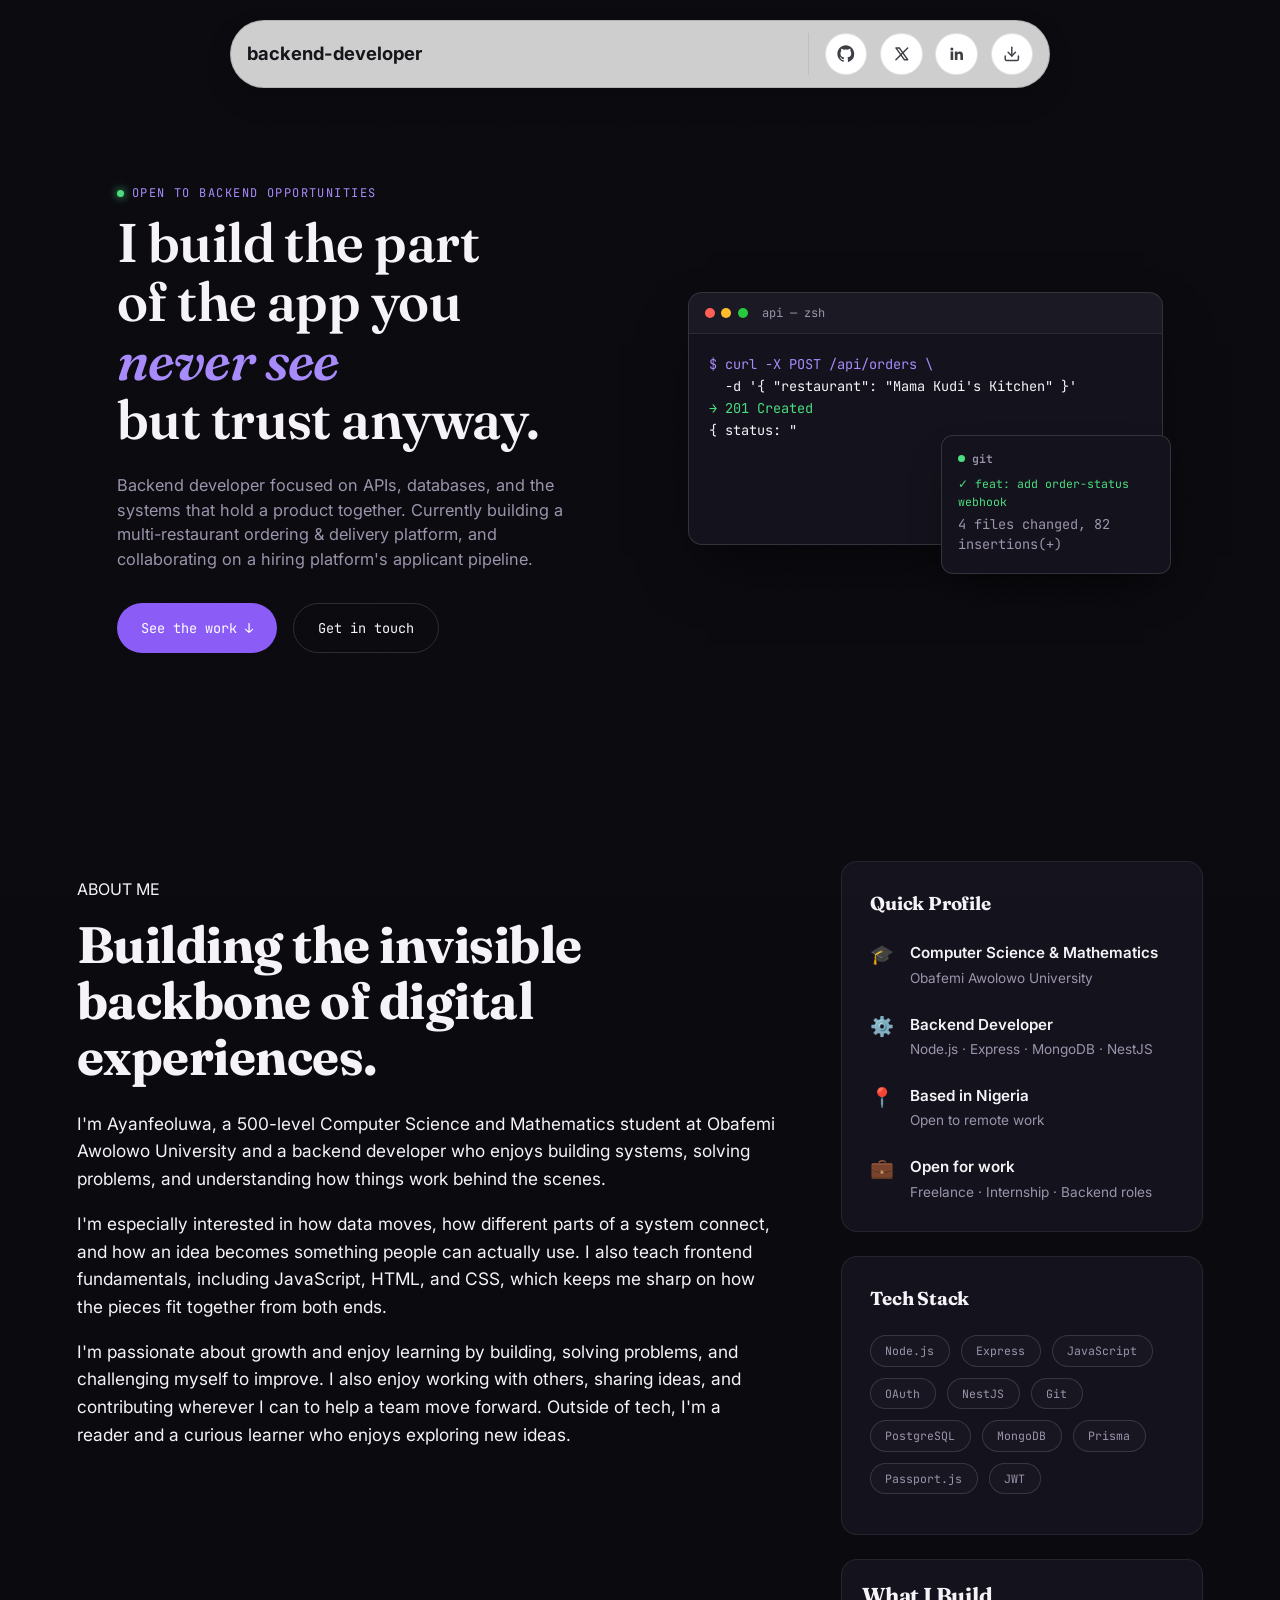
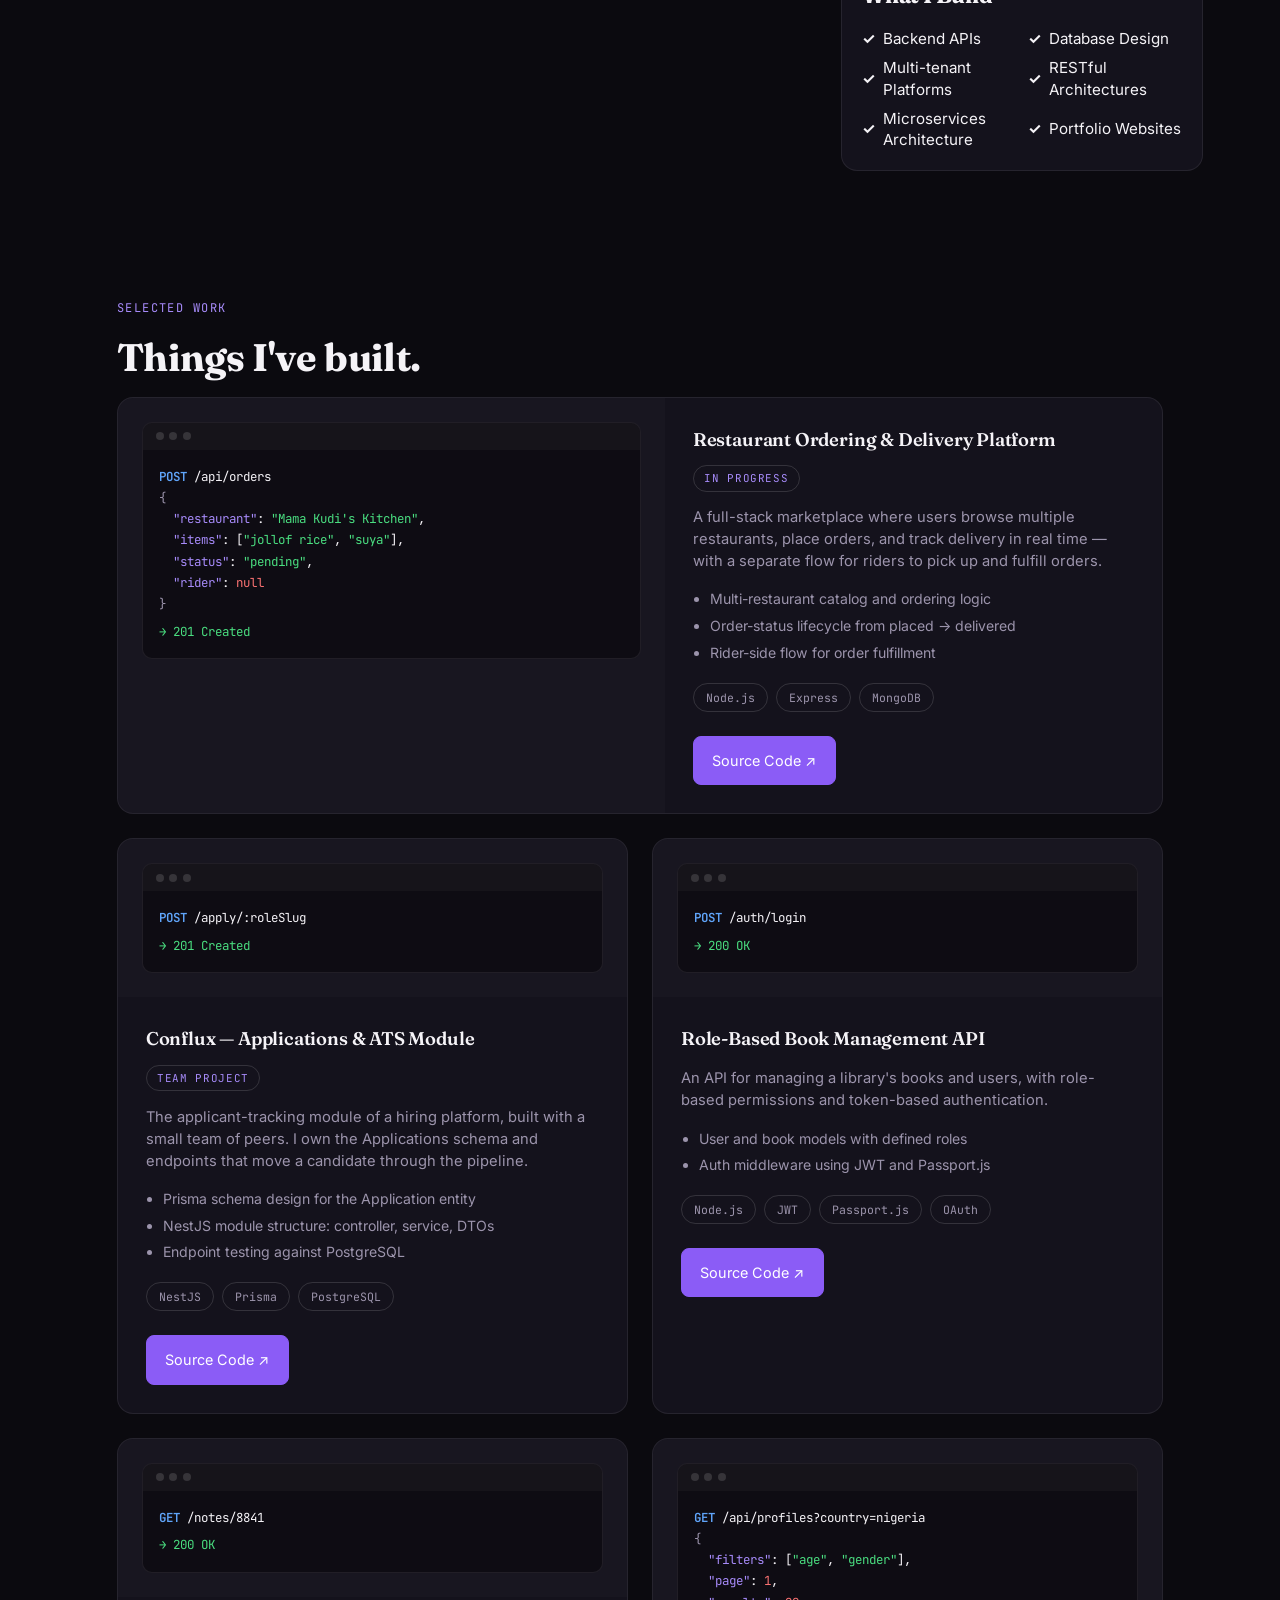
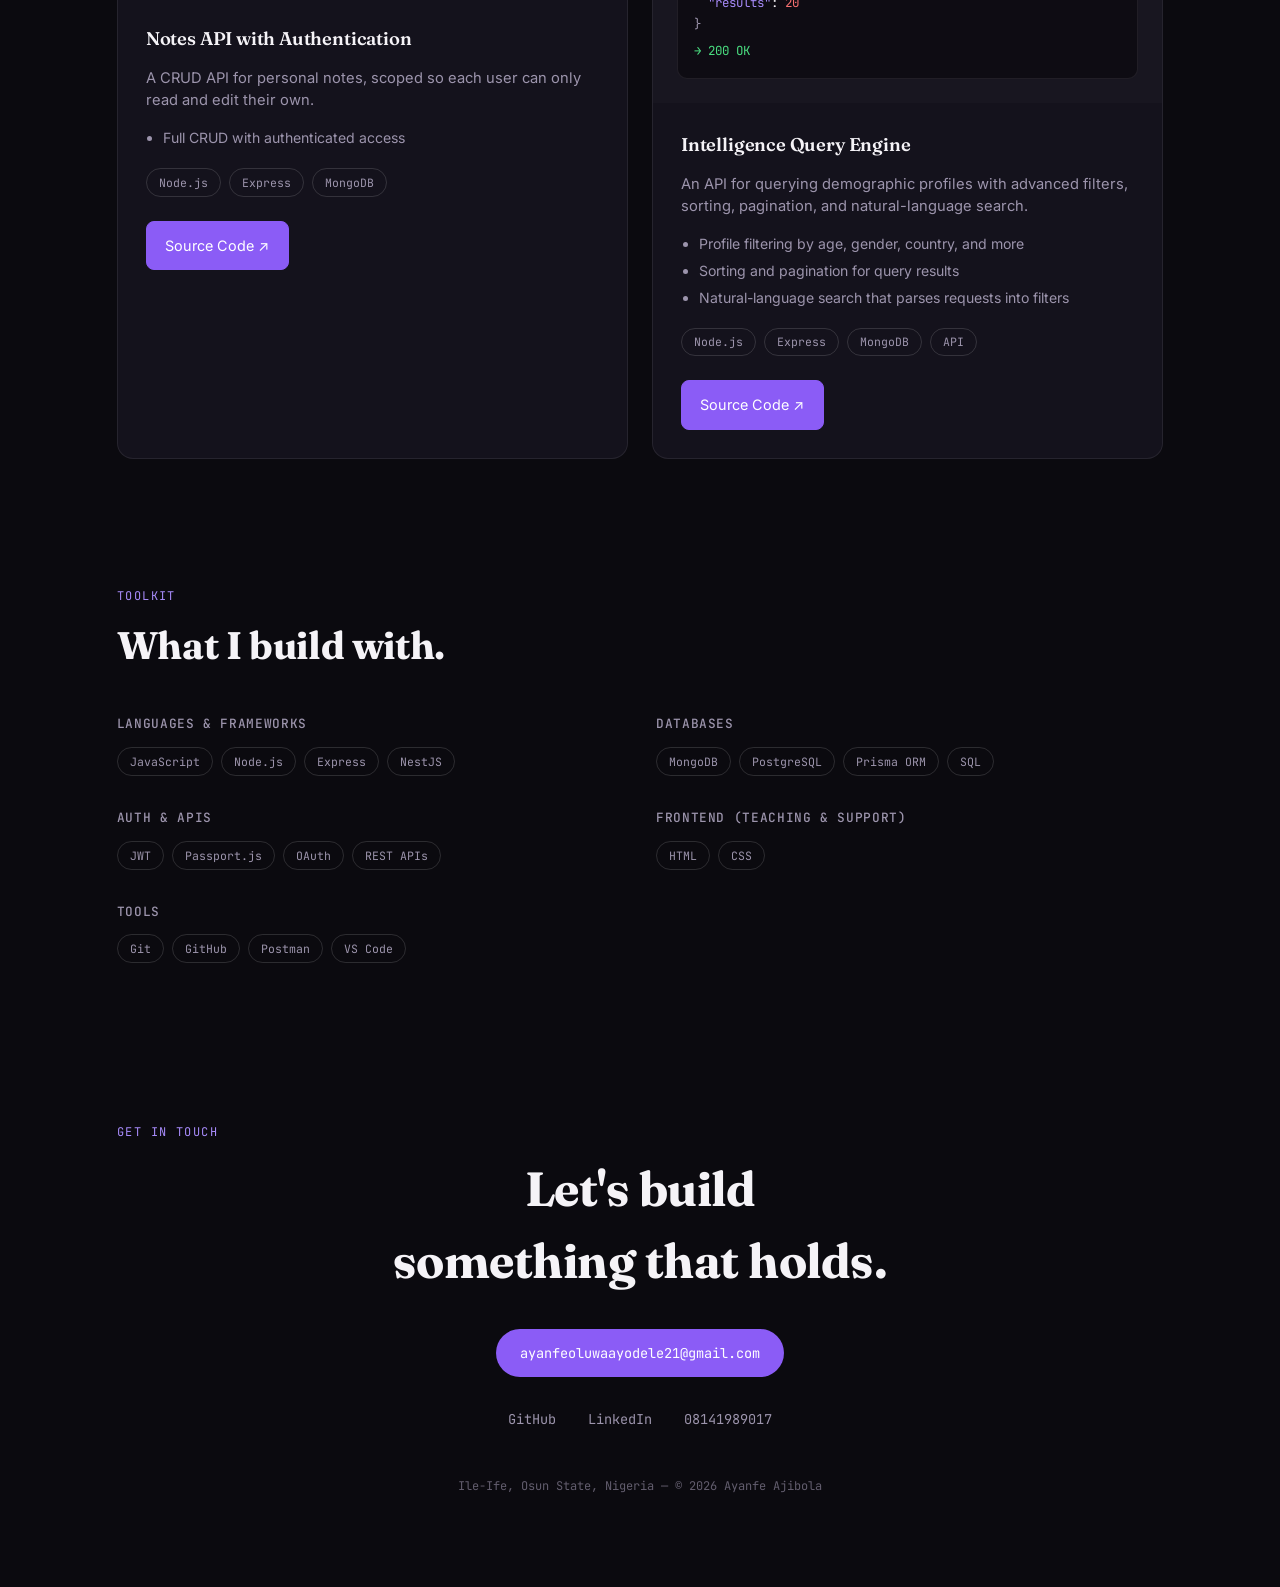
<file: index.html>
﻿<!DOCTYPE html>
<html lang="en">
<head>
<meta charset="UTF-8" />
<meta name="viewport" content="width=device-width, initial-scale=1.0" />
<title>Ayanfe Ajibola — Backend Developer</title>
<meta name="description" content="Backend developer building APIs and data systems with Node.js, Express, MongoDB, and NestJS." />
<link rel="preconnect" href="https://fonts.googleapis.com">
<link rel="preconnect" href="https://fonts.gstatic.com" crossorigin>
<link href="https://fonts.googleapis.com/css2?family=Fraunces:ital,opsz,wght@0,9..144,400;0,9..144,500;0,9..144,600;0,9..144,700;0,9..144,900;1,9..144,500&family=Inter:wght@400;500;600&family=JetBrains+Mono:wght@400;500;600&display=swap" rel="stylesheet">
<link rel="stylesheet" href="styles.css" />
</head>
<body>

<div class="grain"></div>

<nav class="topbar">
  <span class="topbar-name">backend-developer</span>

  <div class="topbar-actions">
    <a class="topbar-icon brand" href="https://github.com/ayanfe-arch"
       target="_blank" rel="noopener" aria-label="GitHub" title="GitHub">
      <svg viewBox="0 0 24 24" aria-hidden="true">
        <path d="M12 .5C5.65.5.5 5.65.5 12c0 5.1 3.29 9.4 7.86 10.92.58.1.79-.25.79-.56v-2.1c-3.2.7-3.88-1.36-3.88-1.36-.53-1.34-1.29-1.7-1.29-1.7-1.05-.72.08-.7.08-.7 1.16.08 1.77 1.2 1.77 1.2 1.04 1.77 2.73 1.26 3.4.96.1-.75.4-1.26.73-1.55-2.55-.29-5.24-1.28-5.24-5.7 0-1.26.45-2.29 1.19-3.1-.12-.29-.52-1.47.11-3.06 0 0 .98-.31 3.18 1.18A11.1 11.1 0 0 1 12 6.04c.98 0 1.95.13 2.87.39 2.2-1.49 3.17-1.18 3.17-1.18.64 1.59.24 2.77.12 3.06.74.81 1.18 1.84 1.18 3.1 0 4.43-2.69 5.4-5.26 5.69.42.36.78 1.07.78 2.16v3.2c0 .31.21.67.8.56A11.5 11.5 0 0 0 23.5 12C23.5 5.65 18.35.5 12 .5z"/>
      </svg>
    </a>

    <a class="topbar-icon" href="https://x.com/AyanfeoluwaAyo1"
       target="_blank" rel="noopener" aria-label="X" title="X">
      <svg viewBox="0 0 24 24" aria-hidden="true">
        <path d="M4 4l11.4 16H20L8.6 4H4z"/>
        <path d="M4 20L20 4"/>
      </svg>
    </a>

    <a class="topbar-icon brand" href="https://www.linkedin.com/in/ayanfeoluwa-ajibola-88b964243/"
       target="_blank" rel="noopener" aria-label="LinkedIn" title="LinkedIn">
      <svg viewBox="0 0 24 24" aria-hidden="true">
        <path d="M20.45 20.45h-3.56v-5.58c0-1.33-.03-3.04-1.86-3.04-1.86 0-2.14 1.45-2.14 2.95v5.67H9.33V9h3.42v1.56h.05c.48-.9 1.64-1.85 3.37-1.85 3.6 0 4.27 2.37 4.27 5.46v6.28zM5.31 7.43a2.06 2.06 0 1 1 0-4.12 2.06 2.06 0 0 1 0 4.12zM7.09 20.45H3.52V9h3.57v11.45z"/>
      </svg>
    </a>

     <a class="topbar-icon" href="Ayanfe-Ajibola-CV.pdf"
       target="_blank" rel="noopener" aria-label="View CV" title="View CV">
      <svg viewBox="0 0 24 24" aria-hidden="true">
        <path d="M21 15v4a2 2 0 0 1-2 2H5a2 2 0 0 1-2-2v-4"/>
        <path d="M7 10l5 5 5-5"/>
        <path d="M12 15V3"/>
      </svg>
    </a>
  </div>
</nav>

<!-- HERO -->
<header class="hero">
  <div class="hero-text">
    <p class="eyebrow"><span class="status-dot"></span> Open to backend Opportunities</p>
    <h1>I build the part<br>of the app you<br><em>never see</em> <br>but trust anyway.</h1>
    <p class="hero-sub">Backend developer focused on APIs, databases, and the systems that hold a product together. Currently building a multi-restaurant ordering &amp; delivery platform, and collaborating on a hiring platform's applicant pipeline.</p>
    <div class="hero-actions">
      <a href="#work" class="btn btn-primary">See the work ↓</a>
      <a href="mailto:ayanfeoluwaayodele21@gmail.com" class="btn btn-ghost">Get in touch</a>
    </div>
  </div>

  <div class="hero-visual">
    <div class="terminal-window" id="terminal">
      <div class="terminal-bar">
        <span class="tb-dot red"></span><span class="tb-dot yellow"></span><span class="tb-dot green"></span>
        <span class="terminal-title">api — zsh</span>
      </div>
      <div class="terminal-body" id="terminal-body"></div>
    </div>
    <div class="git-card">
      <div class="git-card-head">
        <span class="git-dot"></span> git
      </div>
      <div class="git-line">✓ feat: add order-status webhook</div>
      <div class="git-line dim">4 files changed, 82 insertions(+)</div>
    </div>
  </div>
</header>



<!-- ABOUT / PROFILE -->
<section class="about" id="about">
  <div class="about-copy">
    <p class="mybrow">ABOUT ME</p>
    <h2>Building the invisible backbone of digital experiences.</h2>

    <p class="brow">
      I'm Ayanfeoluwa, a 500-level Computer Science and Mathematics student at Obafemi Awolowo
      University and a backend developer who enjoys building systems, solving problems, and
      understanding how things work behind the scenes.
    </p>

    <p class="brow">
      I'm especially interested in how data moves, how different parts of a system connect, and how
      an idea becomes something people can actually use. I also teach frontend fundamentals,
      including JavaScript, HTML, and CSS, which keeps me sharp on how the pieces fit together
      from both ends.
    </p>

    <p class="brow">
      I'm passionate about growth and enjoy learning by building, solving problems, and
      challenging myself to improve. I also enjoy working with others, sharing ideas, and
      contributing wherever I can to help a team move forward. Outside of tech, I'm a reader and
      a curious learner who enjoys exploring new ideas.
    </p>
  </div>

  <div class="profile-column">
    <div class="profile-card">
      <h3>Quick Profile</h3>
      <div class="profile-row">
        
        <span class="profile-icon">🎓</span>
        <div>
          <strong>Computer Science &amp; Mathematics</strong><br>
          <span class="dim">Obafemi Awolowo University</span>
        </div>
      </div>


      <div class="profile-row">
        <span class="profile-icon">⚙️</span>
        <div>
          <strong>Backend Developer</strong><br>
          <span class="dim">Node.js · Express · MongoDB · NestJS</span>
        </div>
      </div>

      <div class="profile-row"><span class="profile-icon">📍</span>
        <div>
          <strong>Based in Nigeria</strong><br>
          <span class="dim">Open to remote work</span>
        </div>
      </div>

      <div class="profile-row">
        <span class="profile-icon">💼</span>
        <div>
          <strong>Open for work</strong><br>
          <span class="dim">Freelance · Internship · Backend roles</span>
        </div>
      </div>
    </div>

    <div class="profile-card">
      <h3>Tech Stack</h3>

      <div class="pill-row">
        <span class="pill">Node.js</span>
        <span class="pill">Express</span>
        <span class="pill">JavaScript</span>
         <span class="pill">OAuth</span>
        <span class="pill">NestJS</span>
        <span class="pill">Git</span>
        <span class="pill">PostgreSQL</span>
        <span class="pill">MongoDB</span>
        <span class="pill">Prisma</span>
        <span class="pill">Passport.js</span>
        <span class="pill">JWT</span>
        
       
      </div>

      
    </div>

    <div class="profile-card">
      <h3>What I Build</h3>

      <div class="build-list">
        <div class="build-item"><span>✓</span> Backend APIs</div>
        <div class="build-item"><span>✓</span> Database Design</div>
        <div class="build-item"><span>✓</span> Multi-tenant Platforms</div>
        <div class="build-item"><span>✓</span> RESTful Architectures</div>
        <div class="build-item"><span>✓</span> Microservices Architecture</div>
        <div class="build-item"><span>✓</span> Portfolio Websites</div>
      </div>
    </div>
  </div>
</section>


<!-- PROJECTS -->
<section class="work" id="work">
  <p class="eyebrow">Selected work</p>
  <h2>Things I've built.</h2>

<div class="project-grid">
    <article class="project-card featured">
      <div class="project-visual"><div class="mini-terminal"><div class="mini-terminal-bar"><span></span><span></span><span></span></div><pre class="mini-code"><span class="c-method">POST</span> /api/orders
<span class="c-dim">{</span>
  <span class="c-key">"restaurant"</span>: <span class="c-str">"Mama Kudi's Kitchen"</span>,
  <span class="c-key">"items"</span>: [<span class="c-str">"jollof rice"</span>, <span class="c-str">"suya"</span>],
  <span class="c-key">"status"</span>: <span class="c-str">"pending"</span>,
  <span class="c-key">"rider"</span>: <span class="c-null">null</span>
<span class="c-dim">}</span>
<span class="c-ok">&rarr; 201 Created</span></pre></div></div>
      <div class="project-info"><div class="project-title-row"><h3>Restaurant Ordering &amp; Delivery Platform</h3><span class="tag-status">In progress</span></div><p>A full-stack marketplace where users browse multiple restaurants, place orders, and track delivery in real time — with a separate flow for riders to pick up and fulfill orders.</p><ul class="project-points"><li>Multi-restaurant catalog and ordering logic</li><li>Order-status lifecycle from placed → delivered</li><li>Rider-side flow for order fulfillment</li></ul><div class="tag-row"><span class="tag">Node.js</span><span class="tag">Express</span><span class="tag">MongoDB</span></div><div class="project-actions"><a class="btn btn-ghost" href="https://github.com/ayanfe-arch/restaurant-project" target="_blank" rel="noopener">Source Code ↗</a></div></div>
    </article>

    <article class="project-card">
      <div class="project-visual"><div class="mini-terminal"><div class="mini-terminal-bar"><span></span><span></span><span></span></div><pre class="mini-code"><span class="c-method">POST</span> /apply/:roleSlug
<span class="c-ok">&rarr; 201 Created</span></pre></div></div>
      <div class="project-info"><div class="project-title-row"><h3>Conflux — Applications &amp; ATS Module</h3><span class="tag-status">Team project</span></div><p>The applicant-tracking module of a hiring platform, built with a small team of peers. I own the Applications schema and endpoints that move a candidate through the pipeline.</p><ul class="project-points"><li>Prisma schema design for the Application entity</li><li>NestJS module structure: controller, service, DTOs</li><li>Endpoint testing against PostgreSQL</li></ul><div class="tag-row"><span class="tag">NestJS</span><span class="tag">Prisma</span><span class="tag">PostgreSQL</span></div><div class="project-actions"><a class="btn btn-ghost" href="https://github.com/CONFLUX01-TEAM/conflux-backend/tree/feature/cfx-cnd-110-advance-candidate-api" target="_blank" rel="noopener">Source Code ↗</a></div></div>
    </article>

    <article class="project-card">
      <div class="project-visual"><div class="mini-terminal"><div class="mini-terminal-bar"><span></span><span></span><span></span></div><pre class="mini-code"><span class="c-method">POST</span> /auth/login
<span class="c-ok">&rarr; 200 OK</span></pre></div></div>
      <div class="project-info"><div class="project-title-row"><h3>Role-Based Book Management API</h3></div><p>An API for managing a library's books and users, with role-based permissions and token-based authentication.</p><ul class="project-points"><li>User and book models with defined roles</li><li>Auth middleware using JWT and Passport.js</li></ul><div class="tag-row"><span class="tag">Node.js</span><span class="tag">JWT</span><span class="tag">Passport.js</span><span class="tag">OAuth</span></div><div class="project-actions"><a class="btn btn-ghost" href="https://github.com/ayanfe-arch/notes-api-authentication" target="_blank" rel="noopener">Source Code ↗</a></div></div>
    </article>

    <article class="project-card">
      <div class="project-visual"><div class="mini-terminal"><div class="mini-terminal-bar"><span></span><span></span><span></span></div><pre class="mini-code"><span class="c-method">GET</span> /notes/8841
<span class="c-ok">&rarr; 200 OK</span></pre></div></div>
      <div class="project-info"><div class="project-title-row"><h3>Notes API with Authentication</h3></div><p>A CRUD API for personal notes, scoped so each user can only read and edit their own.</p><ul class="project-points"><li>Full CRUD with authenticated access</li></ul><div class="tag-row"><span class="tag">Node.js</span><span class="tag">Express</span><span class="tag">MongoDB</span></div><div class="project-actions"><a class="btn btn-ghost" href="https://github.com/ayanfe-arch/notes-api-authentication" target="_blank" rel="noopener">Source Code ↗</a></div></div>
    </article>

    <article class="project-card">
      <div class="project-visual">
        <div class="mini-terminal">
          <div class="mini-terminal-bar"><span></span><span></span><span></span></div>
          <pre class="mini-code"><span class="c-method">GET</span> /api/profiles?country=nigeria
<span class="c-dim">{</span>
  <span class="c-key">"filters"</span>: [<span class="c-str">"age"</span>, <span class="c-str">"gender"</span>],
  <span class="c-key">"page"</span>: <span class="c-null">1</span>,
  <span class="c-key">"results"</span>: <span class="c-null">20</span>
<span class="c-dim">}</span>
<span class="c-ok">&rarr; 200 OK</span></pre>
        </div>
      </div>
      <div class="project-info">
        <div class="project-title-row">
          <h3>Intelligence Query Engine</h3>
        </div>
        <p>An API for querying demographic profiles with advanced filters, sorting, pagination, and natural-language search.</p>
        <ul class="project-points">
          <li>Profile filtering by age, gender, country, and more</li>
          <li>Sorting and pagination for query results</li>
          <li>Natural-language search that parses requests into filters</li>
        </ul>
        <div class="tag-row">
          <span class="tag">Node.js</span><span class="tag">Express</span><span class="tag">MongoDB</span><span class="tag">API</span>
        </div>
        <div class="project-actions">
          <a class="btn btn-ghost" href="https://github.com/ayanfe-arch/hng-stage2" target="_blank" rel="noopener">Source Code ↗</a>
        </div>
      </div>
    </article>
  </div>
</section>

<!-- STACK -->
<section class="stack" id="stack">
  <p class="eyebrow">Toolkit</p>
  <h2>What I build with.</h2>
  <div class="stack-grid">
    <div class="stack-group">
      <h4>Languages &amp; Frameworks</h4>
      <div class="tag-row"><span class="tag">JavaScript</span><span class="tag">Node.js</span><span class="tag">Express</span><span class="tag">NestJS</span></div>
    </div>
    <div class="stack-group">
      <h4>Databases</h4>
      <div class="tag-row"><span class="tag">MongoDB</span><span class="tag">PostgreSQL</span><span class="tag">Prisma ORM</span><span class="tag">SQL</span></div>
    </div>
    <div class="stack-group">
      <h4>Auth &amp; APIs</h4>
      <div class="tag-row"><span class="tag">JWT</span><span class="tag">Passport.js</span><span class="tag">OAuth</span><span class="tag">REST APIs</span></div>
    </div>
    <div class="stack-group">
      <h4>Frontend (teaching &amp; support)</h4>
      <div class="tag-row"><span class="tag">HTML</span><span class="tag">CSS</span></div>
    </div>
    <div class="stack-group">
      <h4>Tools</h4>
      <div class="tag-row"><span class="tag">Git</span><span class="tag">GitHub</span><span class="tag">Postman</span><span class="tag">VS Code</span></div>
    </div>
  </div>
</section>

<!-- CONTACT -->
<footer class="contact" id="contact">
  <p class="eyebrow">Get in touch</p>
  <h2>Let's build<br>something that holds.</h2>
  <div class="contact-actions">
    <a href="mailto:ayanfeoluwaayodele21@gmail.com" class="btn btn-primary">ayanfeoluwaayodele21@gmail.com</a>
  </div>
  <div class="contact-links">
    <a href="https://github.com/ayanfe-arch" target="_blank" rel="noopener">GitHub</a>
    <a href="https://www.linkedin.com/in/ayanfeoluwa-ajibola-88b964243/" target="_blank" rel="noopener">LinkedIn</a>
    <span>08141989017</span>
  </div>
  <p class="footer-note">Ile-Ife, Osun State, Nigeria — © 2026 Ayanfe Ajibola</p>
</footer>

<script src="script.js"></script>
</body>
</html>
</file>
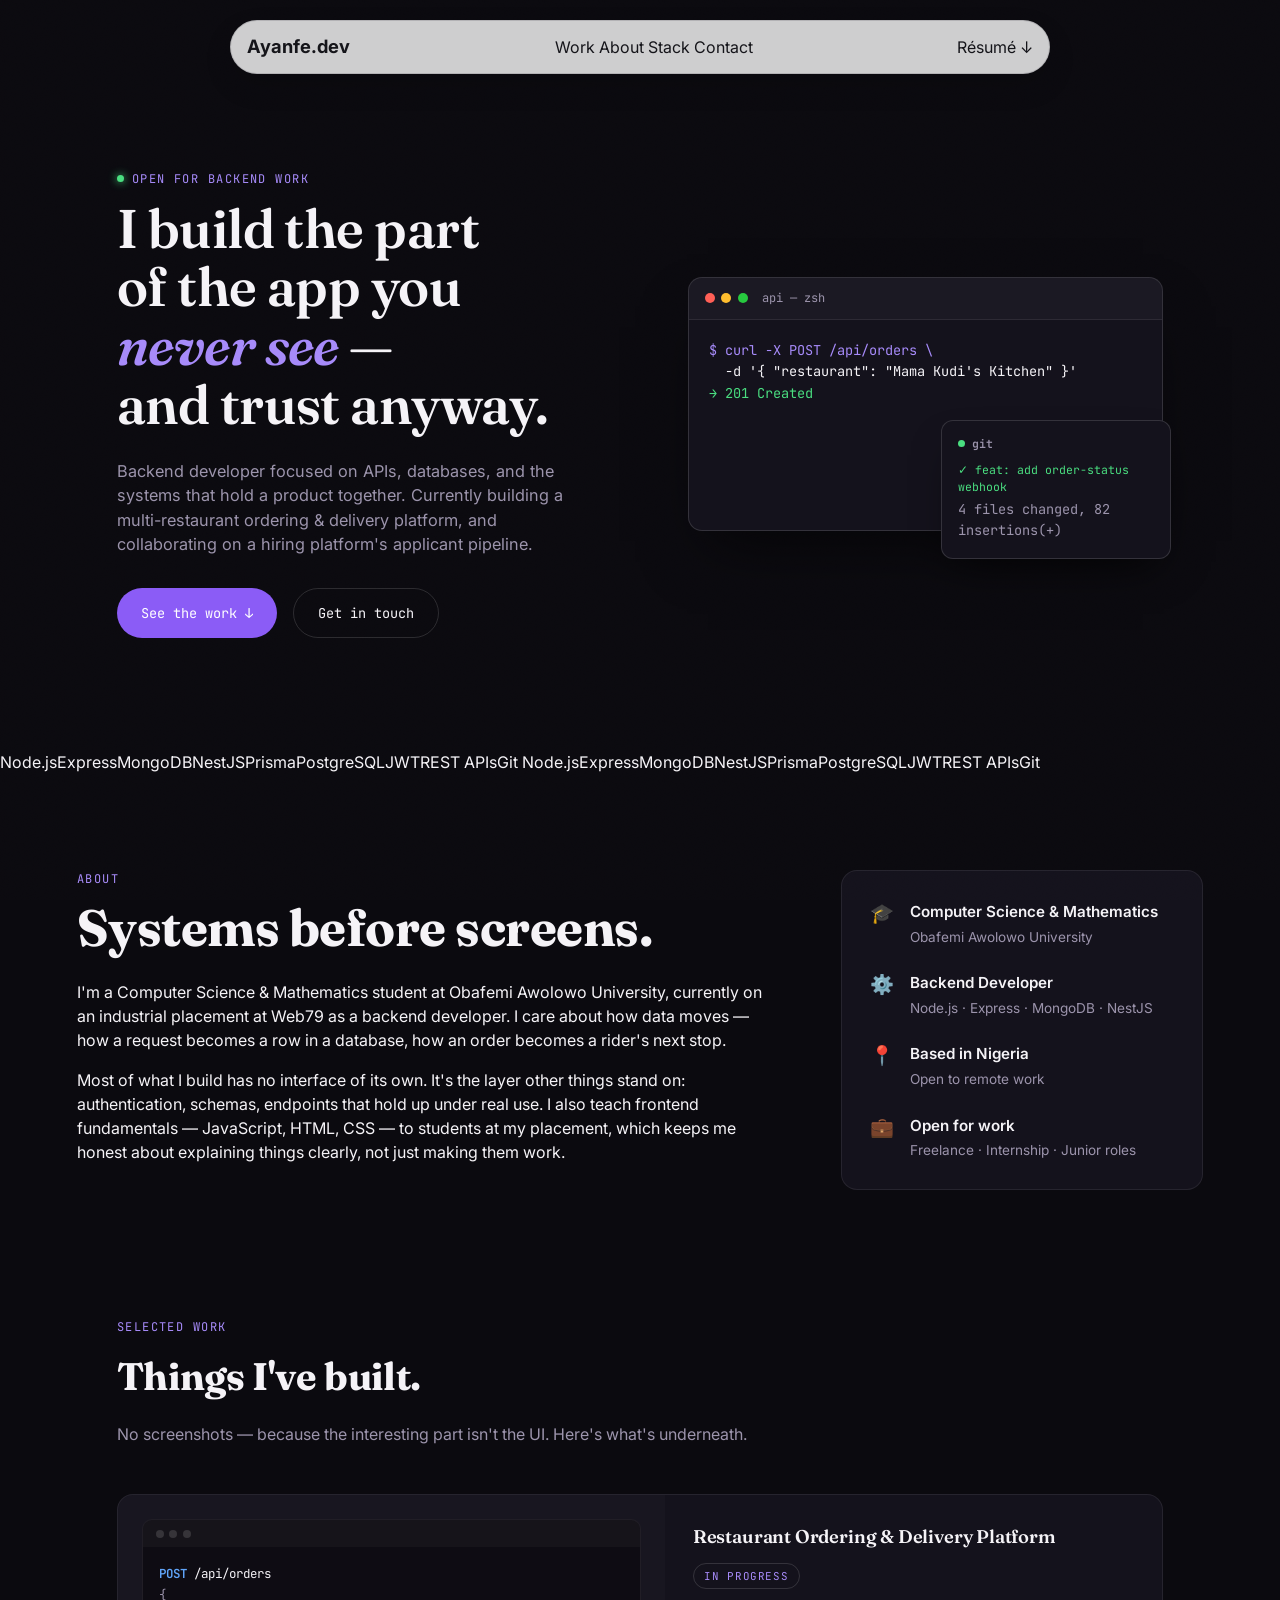
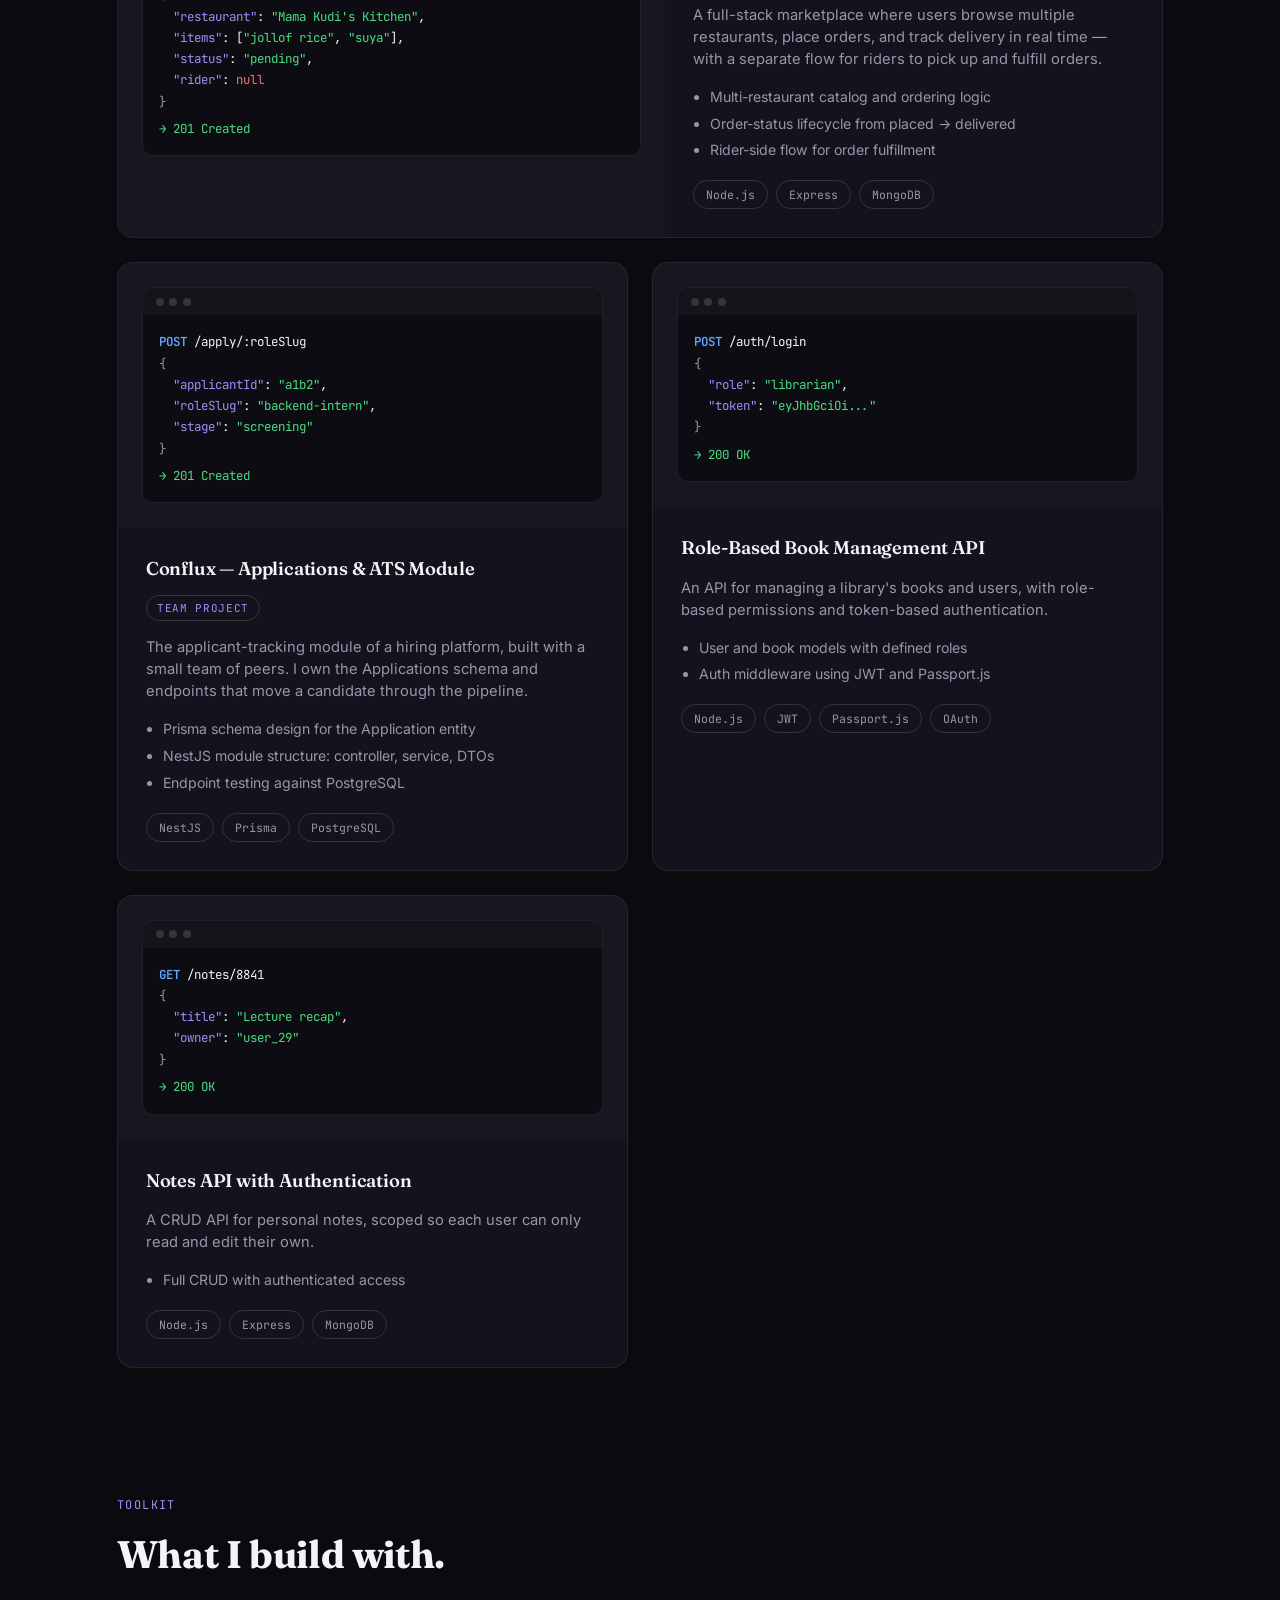
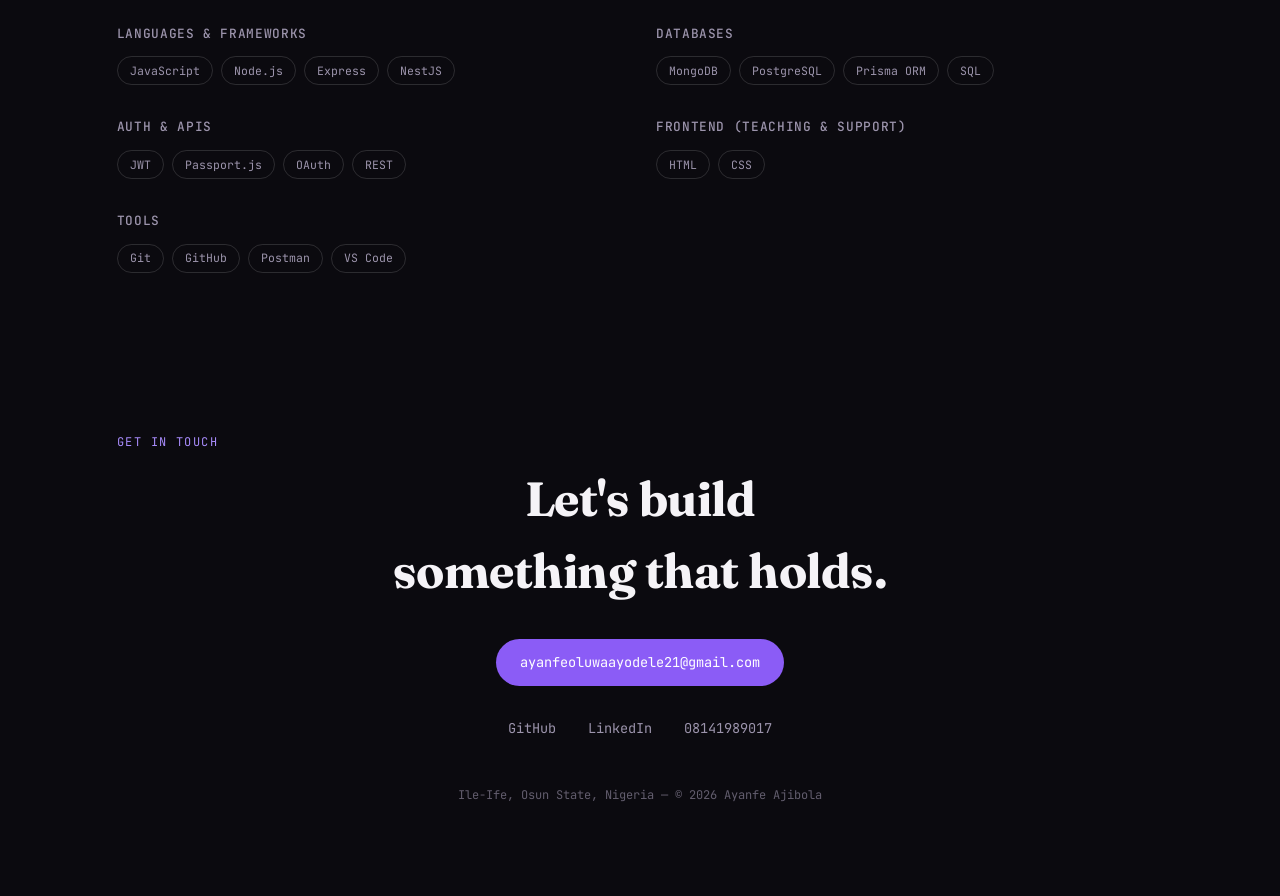
<file: portfolio-preview.html>
<!DOCTYPE html>
<html lang="en">
<head>
<meta charset="UTF-8" />
<meta name="viewport" content="width=device-width, initial-scale=1.0" />
<title>Ayanfe Ajibola — Backend Developer</title>
<meta name="description" content="Backend developer building APIs and data systems with Node.js, Express, MongoDB, and NestJS." />
<link rel="preconnect" href="https://fonts.googleapis.com">
<link rel="preconnect" href="https://fonts.gstatic.com" crossorigin>
<link href="https://fonts.googleapis.com/css2?family=Fraunces:ital,opsz,wght@0,9..144,400;0,9..144,500;0,9..144,600;0,9..144,700;0,9..144,900;1,9..144,500&family=Inter:wght@400;500;600&family=JetBrains+Mono:wght@400;500;600&display=swap" rel="stylesheet">
<link rel="stylesheet" href="styles.css" />
</head>
<body>

<div class="grain"></div>

<nav class="topbar">
  <span class="topbar-name">Ayanfe<span class="dot">.</span>dev</span>
  <div class="topbar-links">
    <a href="#work">Work</a>
    <a href="#about">About</a>
    <a href="#stack">Stack</a>
    <a href="#contact">Contact</a>
  </div>
  <a class="topbar-cv" href="Ayanfe_CV.pdf" download>Résumé ↓</a>
</nav>

<!-- HERO -->
<header class="hero">
  <div class="hero-text">
    <p class="eyebrow"><span class="status-dot"></span> Open for backend work</p>
    <h1>I build the part<br>of the app you<br><em>never see</em> —<br>and trust anyway.</h1>
    <p class="hero-sub">Backend developer focused on APIs, databases, and the systems that hold a product together. Currently building a multi-restaurant ordering &amp; delivery platform, and collaborating on a hiring platform's applicant pipeline.</p>
    <div class="hero-actions">
      <a href="#work" class="btn btn-primary">See the work ↓</a>
      <a href="mailto:ayanfeoluwaayodele21@gmail.com" class="btn btn-ghost">Get in touch</a>
    </div>
  </div>

  <div class="hero-visual">
    <div class="terminal-window" id="terminal">
      <div class="terminal-bar">
        <span class="tb-dot red"></span><span class="tb-dot yellow"></span><span class="tb-dot green"></span>
        <span class="terminal-title">api — zsh</span>
      </div>
      <div class="terminal-body" id="terminal-body"></div>
    </div>
    <div class="git-card">
      <div class="git-card-head">
        <span class="git-dot"></span> git
      </div>
      <div class="git-line">✓ feat: add order-status webhook</div>
      <div class="git-line dim">4 files changed, 82 insertions(+)</div>
    </div>
  </div>
</header>

<!-- MARQUEE -->
<section class="marquee-wrap" aria-hidden="true">
  <div class="marquee">
    <div class="marquee-track">
      <span>Node.js</span><span>Express</span><span>MongoDB</span><span>NestJS</span><span>Prisma</span><span>PostgreSQL</span><span>JWT</span><span>REST APIs</span><span>Git</span>
      <span>Node.js</span><span>Express</span><span>MongoDB</span><span>NestJS</span><span>Prisma</span><span>PostgreSQL</span><span>JWT</span><span>REST APIs</span><span>Git</span>
    </div>
  </div>
</section>

<!-- ABOUT / PROFILE -->
<section class="about" id="about">
  <div class="about-copy">
    <p class="eyebrow">About</p>
    <h2>Systems before screens.</h2>
    <p>I'm a Computer Science &amp; Mathematics student at Obafemi Awolowo University, currently on an industrial placement at Web79 as a backend developer. I care about how data moves — how a request becomes a row in a database, how an order becomes a rider's next stop.</p>
    <p>Most of what I build has no interface of its own. It's the layer other things stand on: authentication, schemas, endpoints that hold up under real use. I also teach frontend fundamentals — JavaScript, HTML, CSS — to students at my placement, which keeps me honest about explaining things clearly, not just making them work.</p>
  </div>

  <div class="profile-card">
    <div class="profile-row">
      <span class="profile-icon">🎓</span>
      <div><strong>Computer Science &amp; Mathematics</strong><br><span class="dim">Obafemi Awolowo University</span></div>
    </div>
    <div class="profile-row">
      <span class="profile-icon">⚙️</span>
      <div><strong>Backend Developer</strong><br><span class="dim">Node.js · Express · MongoDB · NestJS</span></div>
    </div>
    <div class="profile-row">
      <span class="profile-icon">📍</span>
      <div><strong>Based in Nigeria</strong><br><span class="dim">Open to remote work</span></div>
    </div>
    <div class="profile-row">
      <span class="profile-icon">💼</span>
      <div><strong>Open for work</strong><br><span class="dim">Freelance · Internship · Junior roles</span></div>
    </div>
  </div>
</section>

<!-- PROJECTS -->
<section class="work" id="work">
  <p class="eyebrow">Selected work</p>
  <h2>Things I've built.</h2>
  <p class="section-sub">No screenshots — because the interesting part isn't the UI. Here's what's underneath.</p>

  <div class="project-grid">

    <article class="project-card featured">
      <div class="project-visual">
        <div class="mini-terminal">
          <div class="mini-terminal-bar"><span></span><span></span><span></span></div>
          <pre class="mini-code"><span class="c-method">POST</span> /api/orders
<span class="c-dim">{</span>
  <span class="c-key">"restaurant"</span>: <span class="c-str">"Mama Kudi's Kitchen"</span>,
  <span class="c-key">"items"</span>: [<span class="c-str">"jollof rice"</span>, <span class="c-str">"suya"</span>],
  <span class="c-key">"status"</span>: <span class="c-str">"pending"</span>,
  <span class="c-key">"rider"</span>: <span class="c-null">null</span>
<span class="c-dim">}</span>
<span class="c-ok">→ 201 Created</span></pre>
        </div>
      </div>
      <div class="project-info">
        <div class="project-title-row">
          <h3>Restaurant Ordering &amp; Delivery Platform</h3>
          <span class="tag-status">In progress</span>
        </div>
        <p>A full-stack marketplace where users browse multiple restaurants, place orders, and track delivery in real time — with a separate flow for riders to pick up and fulfill orders.</p>
        <ul class="project-points">
          <li>Multi-restaurant catalog and ordering logic</li>
          <li>Order-status lifecycle from placed → delivered</li>
          <li>Rider-side flow for order fulfillment</li>
        </ul>
        <div class="tag-row">
          <span class="tag">Node.js</span><span class="tag">Express</span><span class="tag">MongoDB</span>
        </div>
      </div>
    </article>

    <article class="project-card">
      <div class="project-visual">
        <div class="mini-terminal">
          <div class="mini-terminal-bar"><span></span><span></span><span></span></div>
          <pre class="mini-code"><span class="c-method">POST</span> /apply/:roleSlug
<span class="c-dim">{</span>
  <span class="c-key">"applicantId"</span>: <span class="c-str">"a1b2"</span>,
  <span class="c-key">"roleSlug"</span>: <span class="c-str">"backend-intern"</span>,
  <span class="c-key">"stage"</span>: <span class="c-str">"screening"</span>
<span class="c-dim">}</span>
<span class="c-ok">→ 201 Created</span></pre>
        </div>
      </div>
      <div class="project-info">
        <div class="project-title-row">
          <h3>Conflux — Applications &amp; ATS Module</h3>
          <span class="tag-status">Team project</span>
        </div>
        <p>The applicant-tracking module of a hiring platform, built with a small team of peers. I own the Applications schema and endpoints that move a candidate through the pipeline.</p>
        <ul class="project-points">
          <li>Prisma schema design for the Application entity</li>
          <li>NestJS module structure: controller, service, DTOs</li>
          <li>Endpoint testing against PostgreSQL</li>
        </ul>
        <div class="tag-row">
          <span class="tag">NestJS</span><span class="tag">Prisma</span><span class="tag">PostgreSQL</span>
        </div>
      </div>
    </article>

    <article class="project-card">
      <div class="project-visual">
        <div class="mini-terminal">
          <div class="mini-terminal-bar"><span></span><span></span><span></span></div>
          <pre class="mini-code"><span class="c-method">POST</span> /auth/login
<span class="c-dim">{</span>
  <span class="c-key">"role"</span>: <span class="c-str">"librarian"</span>,
  <span class="c-key">"token"</span>: <span class="c-str">"eyJhbGciOi..."</span>
<span class="c-dim">}</span>
<span class="c-ok">→ 200 OK</span></pre>
        </div>
      </div>
      <div class="project-info">
        <div class="project-title-row">
          <h3>Role-Based Book Management API</h3>
        </div>
        <p>An API for managing a library's books and users, with role-based permissions and token-based authentication.</p>
        <ul class="project-points">
          <li>User and book models with defined roles</li>
          <li>Auth middleware using JWT and Passport.js</li>
        </ul>
        <div class="tag-row">
          <span class="tag">Node.js</span><span class="tag">JWT</span><span class="tag">Passport.js</span><span class="tag">OAuth</span>
        </div>
      </div>
    </article>

    <article class="project-card">
      <div class="project-visual">
        <div class="mini-terminal">
          <div class="mini-terminal-bar"><span></span><span></span><span></span></div>
          <pre class="mini-code"><span class="c-method">GET</span> /notes/8841
<span class="c-dim">{</span>
  <span class="c-key">"title"</span>: <span class="c-str">"Lecture recap"</span>,
  <span class="c-key">"owner"</span>: <span class="c-str">"user_29"</span>
<span class="c-dim">}</span>
<span class="c-ok">→ 200 OK</span></pre>
        </div>
      </div>
      <div class="project-info">
        <div class="project-title-row">
          <h3>Notes API with Authentication</h3>
        </div>
        <p>A CRUD API for personal notes, scoped so each user can only read and edit their own.</p>
        <ul class="project-points">
          <li>Full CRUD with authenticated access</li>
        </ul>
        <div class="tag-row">
          <span class="tag">Node.js</span><span class="tag">Express</span><span class="tag">MongoDB</span>
        </div>
      </div>
    </article>

  </div>
</section>

<!-- STACK -->
<section class="stack" id="stack">
  <p class="eyebrow">Toolkit</p>
  <h2>What I build with.</h2>
  <div class="stack-grid">
    <div class="stack-group">
      <h4>Languages &amp; Frameworks</h4>
      <div class="tag-row"><span class="tag">JavaScript</span><span class="tag">Node.js</span><span class="tag">Express</span><span class="tag">NestJS</span></div>
    </div>
    <div class="stack-group">
      <h4>Databases</h4>
      <div class="tag-row"><span class="tag">MongoDB</span><span class="tag">PostgreSQL</span><span class="tag">Prisma ORM</span><span class="tag">SQL</span></div>
    </div>
    <div class="stack-group">
      <h4>Auth &amp; APIs</h4>
      <div class="tag-row"><span class="tag">JWT</span><span class="tag">Passport.js</span><span class="tag">OAuth</span><span class="tag">REST</span></div>
    </div>
    <div class="stack-group">
      <h4>Frontend (teaching &amp; support)</h4>
      <div class="tag-row"><span class="tag">HTML</span><span class="tag">CSS</span></div>
    </div>
    <div class="stack-group">
      <h4>Tools</h4>
      <div class="tag-row"><span class="tag">Git</span><span class="tag">GitHub</span><span class="tag">Postman</span><span class="tag">VS Code</span></div>
    </div>
  </div>
</section>

<!-- CONTACT -->
<footer class="contact" id="contact">
  <p class="eyebrow">Get in touch</p>
  <h2>Let's build<br>something that holds.</h2>
  <div class="contact-actions">
    <a href="mailto:ayanfeoluwaayodele21@gmail.com" class="btn btn-primary">ayanfeoluwaayodele21@gmail.com</a>
  </div>
  <div class="contact-links">
    <a href="https://github.com/ayanfe-arch" target="_blank" rel="noopener">GitHub</a>
    <a href="#" target="_blank" rel="noopener">LinkedIn</a>
    <span>08141989017</span>
  </div>
  <p class="footer-note">Ile-Ife, Osun State, Nigeria — © 2026 Ayanfe Ajibola</p>
</footer>

<script src="script.js"></script>
</body>
</html>
</file>
<file: styles.css>
/* ---- tokens ---- */
:root{
  --bg: #0B0A0F;
  --bg-raised: #14121C;
  --text: #F5F3F7;
  --text-dim: #9C94AC;
  --accent: #8B5CF6;
  --accent-soft: #A78BFA;
  --ok: #4ADE80;
  --border: rgba(245,243,247,0.08);
  --border-strong: rgba(245,243,247,0.14);

  --serif: "Fraunces", serif;
  --sans: "Inter", sans-serif;
  --mono: "JetBrains Mono", monospace;
}

*{box-sizing:border-box;}
html{scroll-behavior:smooth;}
body{
  margin:0;
  background:var(--bg);
  color:var(--text);
  font-family:var(--sans);
  line-height:1.5;
  -webkit-font-smoothing:antialiased;
}
a{color:inherit;text-decoration:none;}
h1,h2,h3{font-family:var(--serif);margin:0;letter-spacing:-0.01em;}
em{font-style:italic;color:var(--accent-soft);}

@media (prefers-reduced-motion: reduce){
  *{animation-duration:0.001ms !important; animation-iteration-count:1 !important; scroll-behavior:auto !important;}
}

:focus-visible{outline:2px solid var(--accent-soft); outline-offset:3px;}

.grain{
  position:fixed; inset:0; pointer-events:none; z-index:1; opacity:0.035; mix-blend-mode:overlay;
  background-image:url("data:image/svg+xml,%3Csvg xmlns='http://www.w3.org/2000/svg' width='60' height='60'%3E%3Cfilter id='n'%3E%3CfeTurbulence type='fractalNoise' baseFrequency='0.9' numOctaves='2' stitchTiles='stitch'/%3E%3C/filter%3E%3Crect width='100%25' height='100%25' filter='url(%23n)'/%3E%3C/svg%3E");
}

.eyebrow{
  font-family:var(--mono); font-size:0.75rem; letter-spacing:0.12em; text-transform:uppercase;
  color:var(--accent-soft); display:flex; align-items:center; gap:0.5rem; margin:0 0 0.75rem;
}
.status-dot{width:7px;height:7px;border-radius:50%;background:var(--ok);box-shadow:0 0 8px var(--ok);animation:pulse 2s ease-in-out infinite;}
@keyframes pulse{0%,100%{opacity:1;}50%{opacity:0.4;}}
@keyframes card-bounce{
  0%,100%{transform:translateY(0);}
  40%{transform:translateY(-8px);}
  70%{transform:translateY(2px);}
}

/* ---- topbar ---- */

.topbar{
  position:sticky;
  top:1.25rem;
  z-index:20;
  width:min(820px, 88%);
  min-height:0;
  margin:1.25rem auto 0;
  display:flex;
  align-items:center;
  justify-content:space-between;
  gap:1rem;
  padding:0.75rem 1rem;
  background:rgba(255,255,255,0.8);
  color:#15151A;
  border:1px solid rgba(20,18,28,0.14);
  border-radius:999px;
  box-shadow:0 12px 28px rgba(0,0,0,0.14);
  backdrop-filter:blur(24px);
}

.topbar-name{
  font-family:var(--sans);
  font-weight:700;
  font-size:1.15rem;
  white-space:nowrap;
}

.topbar-actions{
  display:flex;
  align-items:center;
  gap:0.8rem;
  padding-left:1rem;
  border-left:1px solid rgba(20,18,28,0.08);
}

.topbar-icon{
  width:2.65rem;
  height:2.65rem;
  display:inline-flex;
  align-items:center;
  justify-content:center;
  color:#3F3F46;
  background:#fff;
  border:1px solid rgba(20,18,28,0.12);
  border-radius:50%;
  transition:transform 0.16s ease, color 0.16s ease, border-color 0.16s ease;
}
.topbar-icon svg{
  width:1.1rem;
  height:1.1rem;
  fill:none;
  stroke:currentColor;
  stroke-width:2;
  stroke-linecap:round;
  stroke-linejoin:round;
}

.topbar-icon.brand svg{
  fill:currentColor;
  stroke:none;
}

.topbar-icon:hover{
  color:#15151A;
  border-color:rgba(20,18,28,0.25);
  transform:translateY(-2px);
}

@media(max-width:620px){
  .topbar{
    width:calc(100% - 1rem);
    min-height:4.1rem;
    padding:0.65rem 0.7rem 0.65rem 1rem;
  }

  .topbar-actions{
    gap:0.45rem;
    padding-left:0.65rem;
  }

  .topbar-icon{
    width:2.45rem;
    height:2.45rem;
  }

  .topbar-icon svg{
    width:1.05rem;
    height:1.05rem;
  }
}



/* ---- hero ---- */
.hero{
  position:relative; z-index:2;
  display:flex; flex-direction:column; gap:3rem;
  padding:4.5rem 6vw 5rem;
  max-width:1200px; margin:0 auto;
}
@media(min-width:960px){
  .hero{flex-direction:row; align-items:center; padding-top:6rem; padding-bottom:7rem;}
  .hero-text{flex:1.1;}
  .hero-visual{flex:1;}
}
.hero h1{
  font-size:clamp(2.2rem, 6vw, 3.4rem);
  font-weight:600;
  line-height:1.08;
  margin-bottom:1.5rem;
}
.hero-sub{color:var(--text-dim); font-size:1.02rem; max-width:46ch; margin-bottom:2rem;}
.hero-actions{display:flex; gap:1rem; flex-wrap:wrap;}

.btn{
  font-family:var(--mono); font-size:0.85rem; padding:0.85rem 1.5rem; border-radius:100px;
  display:inline-flex; align-items:center; gap:0.5rem; transition:transform 0.15s ease, background 0.15s ease, border-color .15s ease;
}
.btn-primary{background:var(--accent); color:#fff;}
.btn-primary:hover{background:var(--accent-soft); transform:translateY(-2px);}
.btn-ghost{border:1px solid var(--border-strong); color:var(--text);}
.btn-ghost:hover{border-color:var(--accent-soft); color:var(--accent-soft); transform:translateY(-2px);}
.project-actions .btn-ghost{background:var(--accent); border-color:var(--accent); color:#fff;}
.project-actions .btn-ghost:hover{background:var(--accent-soft); border-color:var(--accent-soft); color:#fff;}

/* ---- terminal signature element ---- */
.hero-visual{position:relative;}
.terminal-window{
  background:var(--bg-raised); border:1px solid var(--border-strong); border-radius:14px;
  box-shadow:0 30px 60px -20px rgba(0,0,0,0.6);
  overflow:hidden;
}
.terminal-bar{
  display:flex; align-items:center; gap:0.4rem; padding:0.7rem 1rem; background:rgba(255,255,255,0.03);
  border-bottom:1px solid var(--border);
}
.tb-dot{width:10px;height:10px;border-radius:50%;}
.tb-dot.red{background:#FF5F56;} .tb-dot.yellow{background:#FFBD2E;} .tb-dot.green{background:#27C93F;}
.terminal-title{margin-left:0.5rem; font-family:var(--mono); font-size:0.75rem; color:var(--text-dim);}
.terminal-body{
  font-family:var(--mono); font-size:0.85rem; padding:1.25rem; min-height:210px;
  color:var(--text); white-space:pre-wrap; line-height:1.6;
}
.terminal-body .prompt{color:var(--accent-soft);}
.terminal-body .method{color:#60A5FA;}
.terminal-body .ok{color:var(--ok);}
.terminal-body .cursor{display:inline-block; width:7px; height:1em; background:var(--accent-soft); vertical-align:text-bottom; animation:blink 1s step-start infinite;}
@keyframes blink{50%{opacity:0;}}

.git-card{
  position:absolute; right:-0.5rem; bottom:-1.8rem; width:min(230px, 70%);
  background:var(--bg-raised); border:1px solid var(--border-strong); border-radius:12px;
  padding:0.9rem 1rem; box-shadow:0 20px 40px -15px rgba(0,0,0,0.6);
  font-family:var(--mono); font-size:0.72rem;
}
.git-card-head{display:flex; align-items:center; gap:0.4rem; font-weight:600; margin-bottom:0.5rem; color:var(--text-dim);}
.git-dot{width:7px;height:7px;border-radius:50%;background:var(--ok);}
.git-line{color:var(--ok); margin-bottom:0.25rem;}
.git-line.dim{color:var(--text-dim);}


/* ---- about ---- */
.about{
  max-width: 1360px;
  margin: 0 auto;
  padding: 6rem 6vw;
  display: grid;
  grid-template-columns: 2fr 1fr;
  gap: 2.5rem;
  align-items: start;
}

@media (max-width: 900px){
  .about{
    grid-template-columns: 1fr;
    gap: 2rem;
  }

  .about > .profile-column{
    grid-column:auto;
  }
}

.about-copy{
  max-width: 700px;
}

.about-copy .brow{
  font-size:1.08rem;
  line-height:1.6;
}

.about > .profile-column{
  grid-column:2;
}

.about-copy h2{
  font-size:clamp(2.2rem,4vw,3.2rem);
  line-height:1.1;
  margin-bottom:1.5rem;
}

.profile-column{
  display: flex;
  flex-direction: column;
  gap: 1.5rem;
}

.profile-card{
  background: var(--bg-raised);
  border: 1px solid var(--border);
  border-radius: 16px;
  padding: 1.75rem;
  display: flex;
  flex-direction: column;
  gap: 1.4rem;
  align-self: flex-start;
  width: 100%;
}

.profile-card:hover,
.profile-card:active,
.profile-card:focus-within{
  animation:card-bounce 0.55s ease;
  border-color:var(--accent-soft);
}

.profile-column .profile-card:last-child{
  padding:1.25rem;
  gap:1rem;
}

.profile-column .profile-card:last-child h3{
  font-size:1.35rem;
}

.profile-column .profile-card:last-child .build-list{
  display:grid;
  grid-template-columns:repeat(2,minmax(0,1fr));
  gap:0.5rem 0.75rem;
}

.profile-column .profile-card:last-child .build-item{
  font-size:0.95rem;
  gap:0.5rem;
}

.profile-row{
  display: flex;
  gap: 1rem;
  align-items: flex-start;
}

.profile-icon{
  font-size: 1.2rem;
}

.profile-row strong{
  font-weight: 600;
  font-size: 0.95rem;
}

.dim{
  color: var(--text-dim);
  font-size: 0.85rem;
}

.right-stack{
  display: flex;
  flex-direction: column;
  gap: 1.5rem;
}

.info-card{
  background: var(--bg-raised);
  border: 1px solid var(--border);
  border-radius: 16px;
  padding: 1.6rem 1.4rem;
  width: 100%;
}

.info-card h3{
  font-size: 1.6rem;
  margin: 0 0 0.7rem;
}

.build-item{
  font-size: 1rem;
}

.pill-row{
  display:flex;
  flex-wrap:wrap;
  gap:0.7rem;
  margin-bottom:0.7rem;
}

.pill{
  font-family:var(--mono);
  font-size:0.72rem;
  border:1px solid var(--border-strong);
  border-radius:999px;
  padding:0.38rem 0.9rem;
  color:var(--text-dim);
  background:rgba(255,255,255,0.02);
  display:inline-block;
}

.build-list{
  display:flex;
  flex-direction:column;
  gap:0.7rem;
}

.build-item{
  display:flex;
  align-items:center;
  gap:0.75rem;
  font-size:1.05rem;
  line-height:1.4;
  color:var(--text);
}

.build-item span{
  color:var(--text);
  font-weight:700;
}

@media (max-width: 600px){
  .profile-column .profile-card:last-child .build-list{
    grid-template-columns:1fr;
  }
}



/* ---- work ---- */
.work{max-width:1200px; margin:0 auto; padding:2rem 6vw 6rem;}
.work h2{font-size:clamp(1.8rem,4vw,2.4rem); margin-bottom:0.6rem;}
.section-sub{color:var(--text-dim); margin-bottom:3rem;}

.project-grid{display:grid; grid-template-columns:1fr; gap:1.5rem;}
@media(min-width:800px){.project-grid{grid-template-columns:1fr 1fr;}}

.project-card{
  background:var(--bg-raised); border:1px solid var(--border); border-radius:16px; overflow:hidden;
  transition:transform 0.2s ease, border-color 0.2s ease;
}
.project-card:hover{transform:translateY(-4px); border-color:var(--border-strong);}
.project-card.featured{grid-column:1 / -1;}
@media(min-width:800px){.project-card.featured{display:grid; grid-template-columns:1.1fr 1fr;}}

.project-visual{padding:1.5rem; background:rgba(255,255,255,0.015);}
.mini-terminal{background:#0E0C13; border:1px solid var(--border); border-radius:10px; overflow:hidden;}
.mini-terminal-bar{display:flex; gap:0.35rem; padding:0.6rem 0.8rem; background:rgba(255,255,255,0.03);}
.mini-terminal-bar span{width:8px;height:8px;border-radius:50%;background:var(--border-strong);}
.mini-code{margin:0; padding:1rem; font-family:var(--mono); font-size:0.78rem; line-height:1.7; overflow-x:auto;}
.c-method{color:#60A5FA; font-weight:600;}
.c-key{color:var(--accent-soft);}
.c-str{color:var(--ok);}
.c-dim{color:var(--text-dim);}
.c-null{color:#F87171;}
.c-ok{color:var(--ok); display:block; margin-top:0.4rem;}

.project-info{padding:1.75rem;}
.project-title-row{display:flex; align-items:center; justify-content:space-between; gap:0.75rem; flex-wrap:wrap; margin-bottom:0.75rem;}
.project-info h3{font-size:1.15rem; font-weight:600;}
.tag-status{font-family:var(--mono); font-size:0.68rem; text-transform:uppercase; letter-spacing:0.06em; color:var(--accent-soft); border:1px solid var(--border-strong); border-radius:100px; padding:0.25rem 0.65rem; white-space:nowrap;}
.project-info p{color:var(--text-dim); font-size:0.92rem; margin-bottom:1rem;}
.project-points{margin:0 0 1.25rem; padding-left:1.1rem; color:var(--text-dim); font-size:0.88rem; display:flex; flex-direction:column; gap:0.35rem;}

.tag-row{display:flex; flex-wrap:wrap; gap:0.5rem;}
.tag{font-family:var(--mono); font-size:0.72rem; border:1px solid var(--border-strong); border-radius:100px; padding:0.3rem 0.75rem; color:var(--text-dim);}
.project-actions{display:flex; gap:0.75rem; flex-wrap:wrap; margin-top:1.5rem;}
.project-actions .btn{font-family:inherit; font-size:0.9rem; padding:0.8rem 1.15rem; border-radius:8px;}

/* ---- stack ---- */
.stack{max-width:1200px; margin:0 auto; padding:2rem 6vw 6rem;}
.stack h2{font-size:clamp(1.8rem,4vw,2.4rem); margin-bottom:2.5rem;}
.stack-grid{display:grid; grid-template-columns:1fr; gap:2rem;}
@media(min-width:700px){.stack-grid{grid-template-columns:1fr 1fr;}}
.stack-group h4{font-family:var(--mono); font-size:0.8rem; color:var(--text-dim); font-weight:500; margin:0 0 0.85rem; text-transform:uppercase; letter-spacing:0.05em;}

/* ---- contact ---- */
.contact{max-width:1200px; margin:0 auto; padding:4rem 6vw 5rem; text-align:center;}
.contact h2{font-size:clamp(2rem,5vw,3rem); margin-bottom:2rem;}
.contact-actions{display:flex; justify-content:center; margin-bottom:2rem;}
.contact-links{display:flex; justify-content:center; gap:2rem; flex-wrap:wrap; font-family:var(--mono); font-size:0.85rem; color:var(--text-dim); margin-bottom:3rem;}
.contact-links a:hover{color:var(--accent-soft);}
.footer-note{font-family:var(--mono); font-size:0.75rem; color:var(--text-dim); opacity:0.6;}


/* ---- responsive layout: tablet and phone ---- */
@media (max-width: 768px){
  html, body{overflow-x:hidden;}
  .hero, .hero-text, .hero-visual, .about-copy, .profile-column, .project-card, .project-info{min-width:0;}
  .hero{padding:3.5rem 5vw 4.5rem; gap:2.5rem;}
  .about{padding:4.5rem 5vw;}
  .about > .profile-column{grid-column:auto;}

  .work, .stack{padding-left:5vw; padding-right:5vw;}
  .contact{padding:3.5rem 5vw 4rem;}
  .hero-sub, .project-info p, .project-points, .git-line{overflow-wrap:anywhere;}
  .terminal-body{font-size:0.78rem; padding:1rem;}
  .project-visual{padding:1.15rem;}
  .project-info{padding:1.4rem;}
  .contact-links{gap:1.25rem;}
}

@media (max-width: 480px){
  .topbar{
    top:0.5rem;
    width:calc(100% - 1rem);
    margin-top:0.5rem;
    gap:0.5rem;
    padding:0.55rem 0.6rem;
  }
  .topbar-name{font-size:0.9rem;}
  .topbar-actions{margin-left:auto; gap:0.3rem; padding-left:0.5rem;}
  .topbar-icon{width:2.1rem; height:2.1rem; flex:0 0 2.1rem;}
  .topbar-icon svg{width:0.95rem; height:0.95rem;}

  .hero{padding:2.75rem 1rem 3.5rem; gap:2rem;}
  .hero h1{font-size:clamp(2rem, 10vw, 2.35rem); margin-bottom:1.1rem;}
  .hero-sub{font-size:0.95rem; margin-bottom:1.5rem;}
  .hero-actions{gap:0.75rem;}
  .hero-actions .btn{width:100%; justify-content:center;}

  .terminal-body{min-height:0; padding:0.9rem; font-size:0.69rem; line-height:1.55; overflow-wrap:anywhere;}
  .terminal-title{font-size:0.68rem;}
  .git-card{position:relative; right:auto; bottom:auto; width:100%; margin-top:1rem;}
  .git-line{font-size:0.68rem;}

  .about{padding:3.5rem 1rem; gap:1.5rem;}
  .about-copy .brow{font-size:1rem;}
  .about-copy h2{font-size:clamp(1.85rem, 9vw, 2.3rem);}
  .profile-card{padding:1.25rem;}
  .profile-row{gap:0.75rem;}

  .work, .stack{padding:1.5rem 1rem 4rem;}
  .project-grid{gap:1rem;}
  .project-visual{padding:0.85rem;}
  .mini-code{padding:0.8rem; font-size:0.68rem; line-height:1.55;}
  .project-info{padding:1.2rem;}
  .project-info h3{font-size:1.08rem;}
  .project-actions .btn{width:100%; justify-content:center;}

  .contact{padding:3rem 1rem;}
  .contact h2{margin-bottom:1.5rem;}
  .contact-actions .btn{width:100%; justify-content:center;}
  .contact-links{gap:0.85rem 1.1rem; margin-bottom:2rem;}
}
</file>
